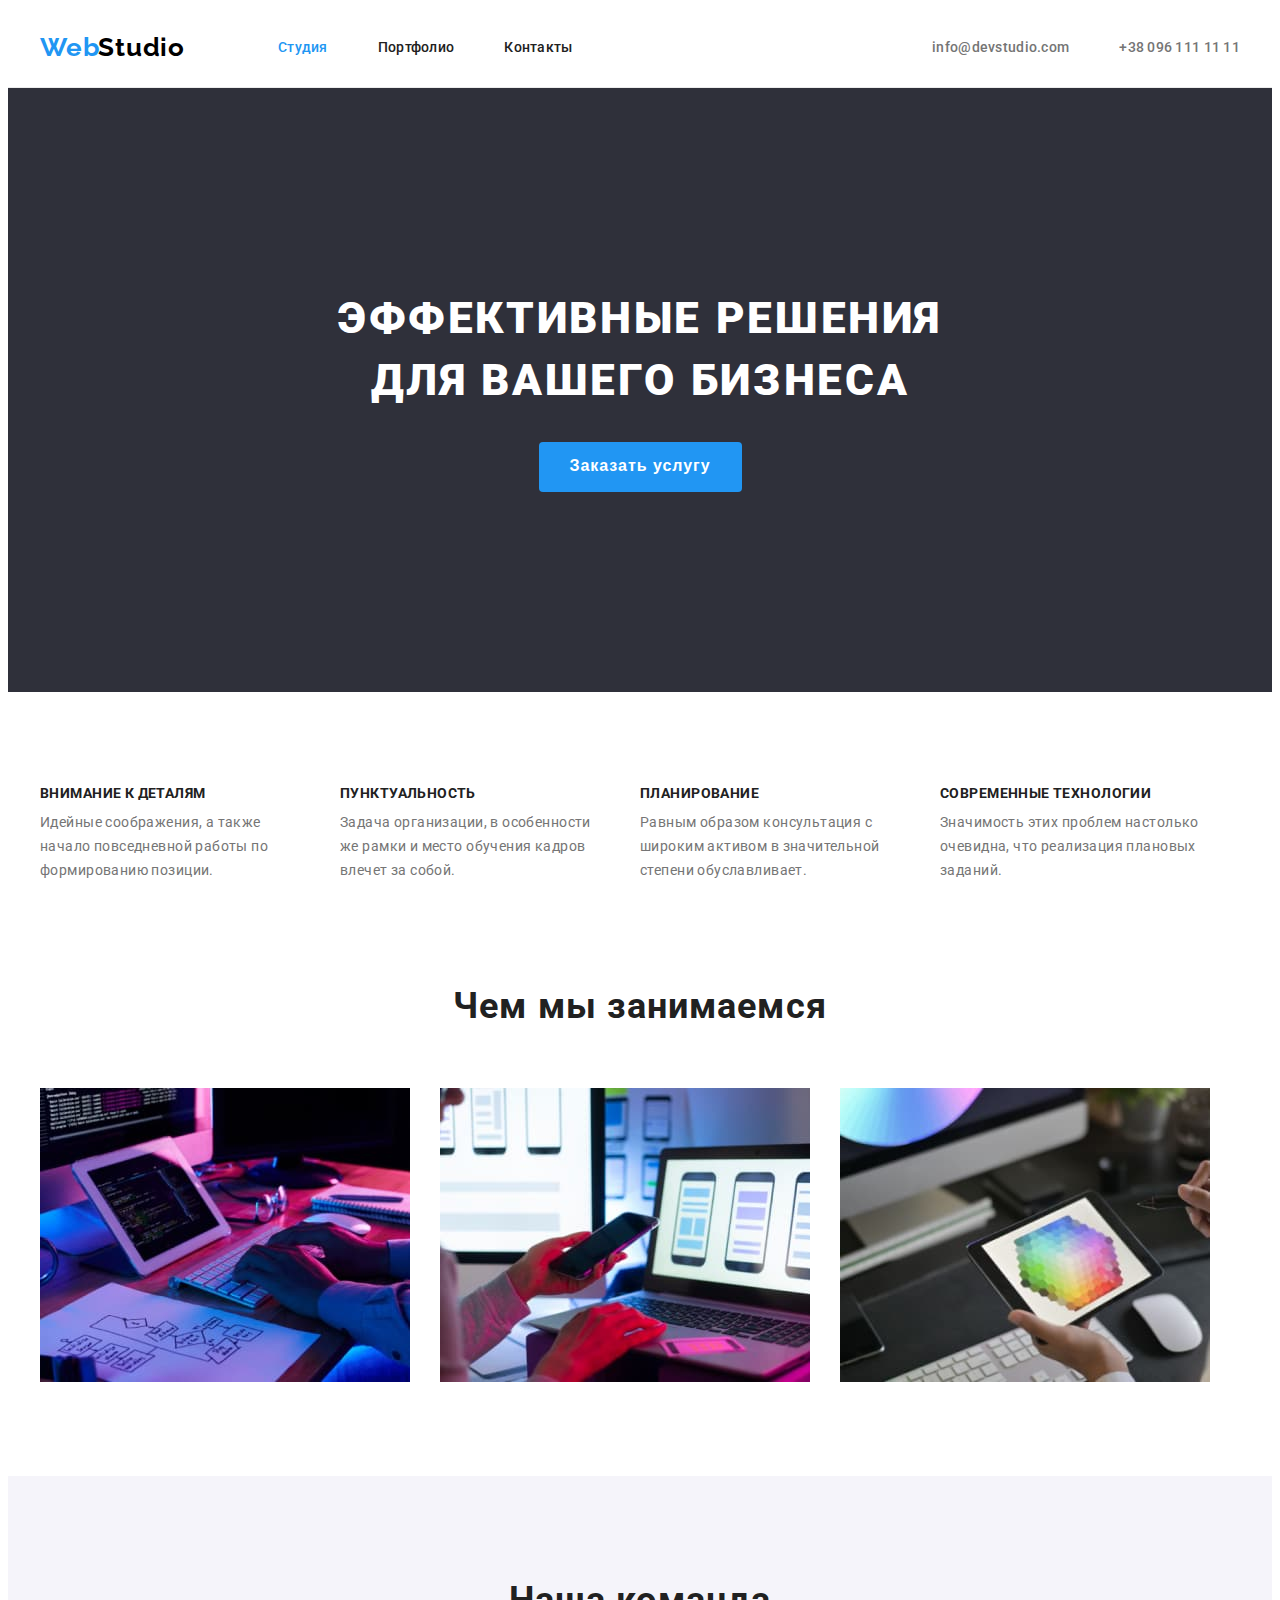
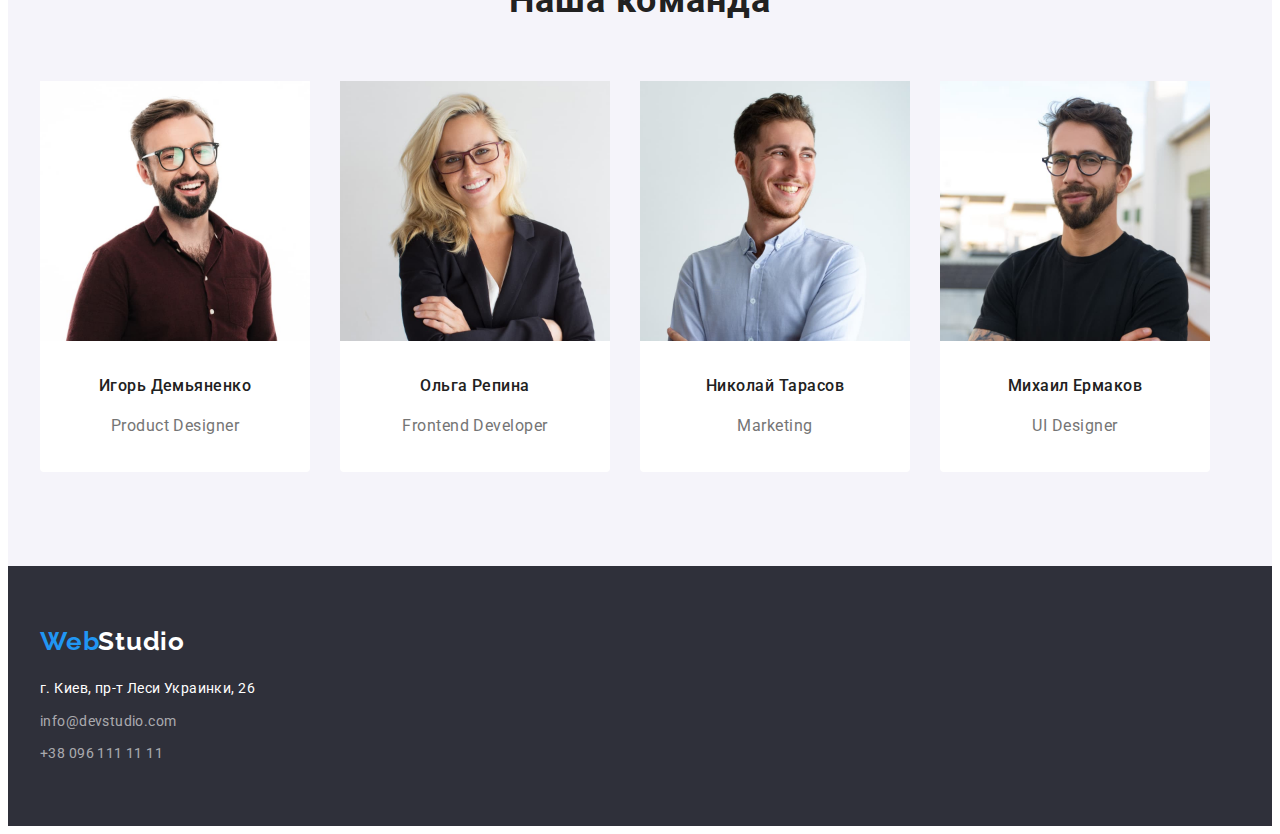
<file: index.html>
<!DOCTYPE html>
<html lang="ru">
	<head>
		<meta charset="UTF-8" />
		<meta http-equiv="X-UA-Compatible" content="IE=edge" />
		<meta name="viewport" content="width=device-width, initial-scale=1.0" />
		<title>Студия</title>
		<link rel="preconnect" href="https://fonts.googleapis.com" />
		<link rel="preconnect" href="https://fonts.gstatic.com" crossorigin />
		<link
			href="https://fonts.googleapis.com/css2?family=Raleway:wght@700&family=Roboto:wght@400;500;700;900&display=swap"
			rel="stylesheet"
		/>
		<link
			rel="stylesheet"
			href="https://cdnjs.cloudflare.com/ajax/libs/modern-normalize/1.1.0/modern-normalize.min.css"
			integrity="sha512-wpPYUAdjBVSE4KJnH1VR1HeZfpl1ub8YT/NKx4PuQ5NmX2tKuGu6U/JRp5y+Y8XG2tV+wKQpNHVUX03MfMFn9Q=="
			crossorigin="anonymous"
			referrerpolicy="no-referrer"
		/>
		<link rel="stylesheet" href="./css/styles.css" />
	</head>
	<body>
		<!-- header section -->
		<header class="header">
			<div class="container header-container">
				<a class="logo link" href="index.html" lang="en">
					Web
					<span class="logo-text">Studio</span>
				</a>
				<nav class="nav">
					<ul class="nav-list list">
						<li><a class="nav-link link current" href="./index.html">Студия</a></li>
						<li><a class="nav-link link" href="./portfolio.html">Портфолио</a></li>
						<li><a class="nav-link link" href="">Контакты</a></li>
					</ul>
				</nav>
				<ul class="contacts-list list">
					<li>
						<a class="link header-contacts" href="mailto:info@devstudio.com">info@devstudio.com</a>
					</li>
					<li>
						<a class="link header-contacts" href="tel:+380961111111">+38 096 111 11 11</a>
					</li>
				</ul>
			</div>
		</header>
		<!-- main section -->
		<main class="maim">
			<!-- hero section -->
			<section class="hero section">
				<div class="hero-container container">
					<h1 class="hero-title">Эффективные решения для вашего бизнеса</h1>
					<button class="hero-btn" type="button">Заказать услугу</button>
				</div>
			</section>
			<!-- abbout section -->
			<section class="abbout section">
				<div class="container">
					<h2 class="visually-hidden">Особености</h2>
					<ul class="list abbout-container">
						<li class="abbout-iteam">
							<h3 class="abbout-title">Внимание к деталям</h3>
							<p class="abbout-text">
								Идейные соображения, а также начало повседневной работы по формированию позиции.
							</p>
						</li>
						<li class="abbout-iteam">
							<h3 class="abbout-title">Пунктуальность</h3>
							<p class="abbout-text">
								Задача организации, в особенности же рамки и место обучения кадров влечет за собой.
							</p>
						</li>
						<li class="abbout-iteam">
							<h3 class="abbout-title">Планирование</h3>
							<p class="abbout-text">
								Равным образом консультация с широким активом в значительной степени обуславливает.
							</p>
						</li>
						<li class="abbout-iteam">
							<h3 class="abbout-title">Современные технологии</h3>
							<p class="abbout-text">Значимость этих проблем настолько очевидна, что реализация плановых заданий.</p>
						</li>
					</ul>
				</div>
			</section>
			<!--work section  -->
			<section class="work section">
				<div class="work-container container">
					<h2 class="work-title title">Чем мы занимаемся</h2>
					<ul class="work-containet list">
						<li>
							<img src="./images/index/work1.jpg" alt="Верстка" width="370" height="294" />
						</li>
						<li>
							<img src="./images/index/work2.jpg" alt="Дизайн" width="370" height="294" />
						</li>
						<li>
							<img src="./images/index/work3.jpg" alt="Внешнее оформление" width="370" height="294" />
						</li>
					</ul>
				</div>
			</section>
			<!-- team section -->
			<section class="team section">
				<div class="team-container container">
					<h2 class="team-title title">Наша команда</h2>
					<ul class="team-list list">
						<li class="team-iteam">
							<img
								class="team-img"
								src="./images/index/face1.jpg"
								alt="На фото Игорь Демьяненко"
								height="260"
								width="270"
							/>
							<div class="name-wrapper">
								<h3 class="name-title">Игорь Демьяненко</h3>
								<p class="name-text" lang="en">Product Designer</p>
							</div>
						</li>
						<li class="team-iteam">
							<img
								class="team-img"
								src="./images/index/face2.jpg"
								alt="На фото Ольга Репина"
								height="260"
								width="270"
							/>
							<div class="name-wrapper">
								<h3 class="name-title">Ольга Репина</h3>
								<p class="name-text" lang="en">Frontend Developer</p>
							</div>
						</li>
						<li class="team-iteam">
							<img
								class="team-img"
								src="./images/index/face3.jpg"
								alt="На фото Николай Тарасов"
								height="260"
								width="270"
							/>
							<div class="name-wrapper">
								<h3 class="name-title">Николай Тарасов</h3>
								<p class="name-text" lang="en">Marketing</p>
							</div>
						</li>
						<li class="team-iteam">
							<img
								class="team-img"
								src="./images/index/face4.jpg"
								alt="На фото Михаил Ермаков"
								height="260"
								width="270"
							/>
							<div class="name-wrapper">
								<h3 class="name-title">Михаил Ермаков</h3>
								<p class="name-text" lang="en">UI Designer</p>
							</div>
						</li>
					</ul>
				</div>
			</section>
		</main>
		<!-- footer section -->
		<footer class="footer">
			<div class="footer-container container">
				<a class="footer-logo logo link" href="index.html" lang="en">
					Web
					<span class="logo-text-footer">Studio</span>
				</a>
				<address class="address">
					<ul class="address-list list">
						<li class="address-link">
							<a
								class="link map-link"
								href="https://goo.gl/maps/qAN8Z4eKV2x6crum7"
								target="_blank"
								rel="noopener noreferrer"
							>
								г. Киев, пр-т Леси Украинки, 26
							</a>
						</li>
						<li class="address-link">
							<a class="link contacts-footer" href="mailto:info@devstudio.com">info@devstudio.com</a>
						</li>
						<li class="address-link">
							<a class="link contacts-footer" href="tel:+380961111111">+38 096 111 11 11</a>
						</li>
					</ul>
				</address>
			</div>
		</footer>
	</body>
</html>
</file>
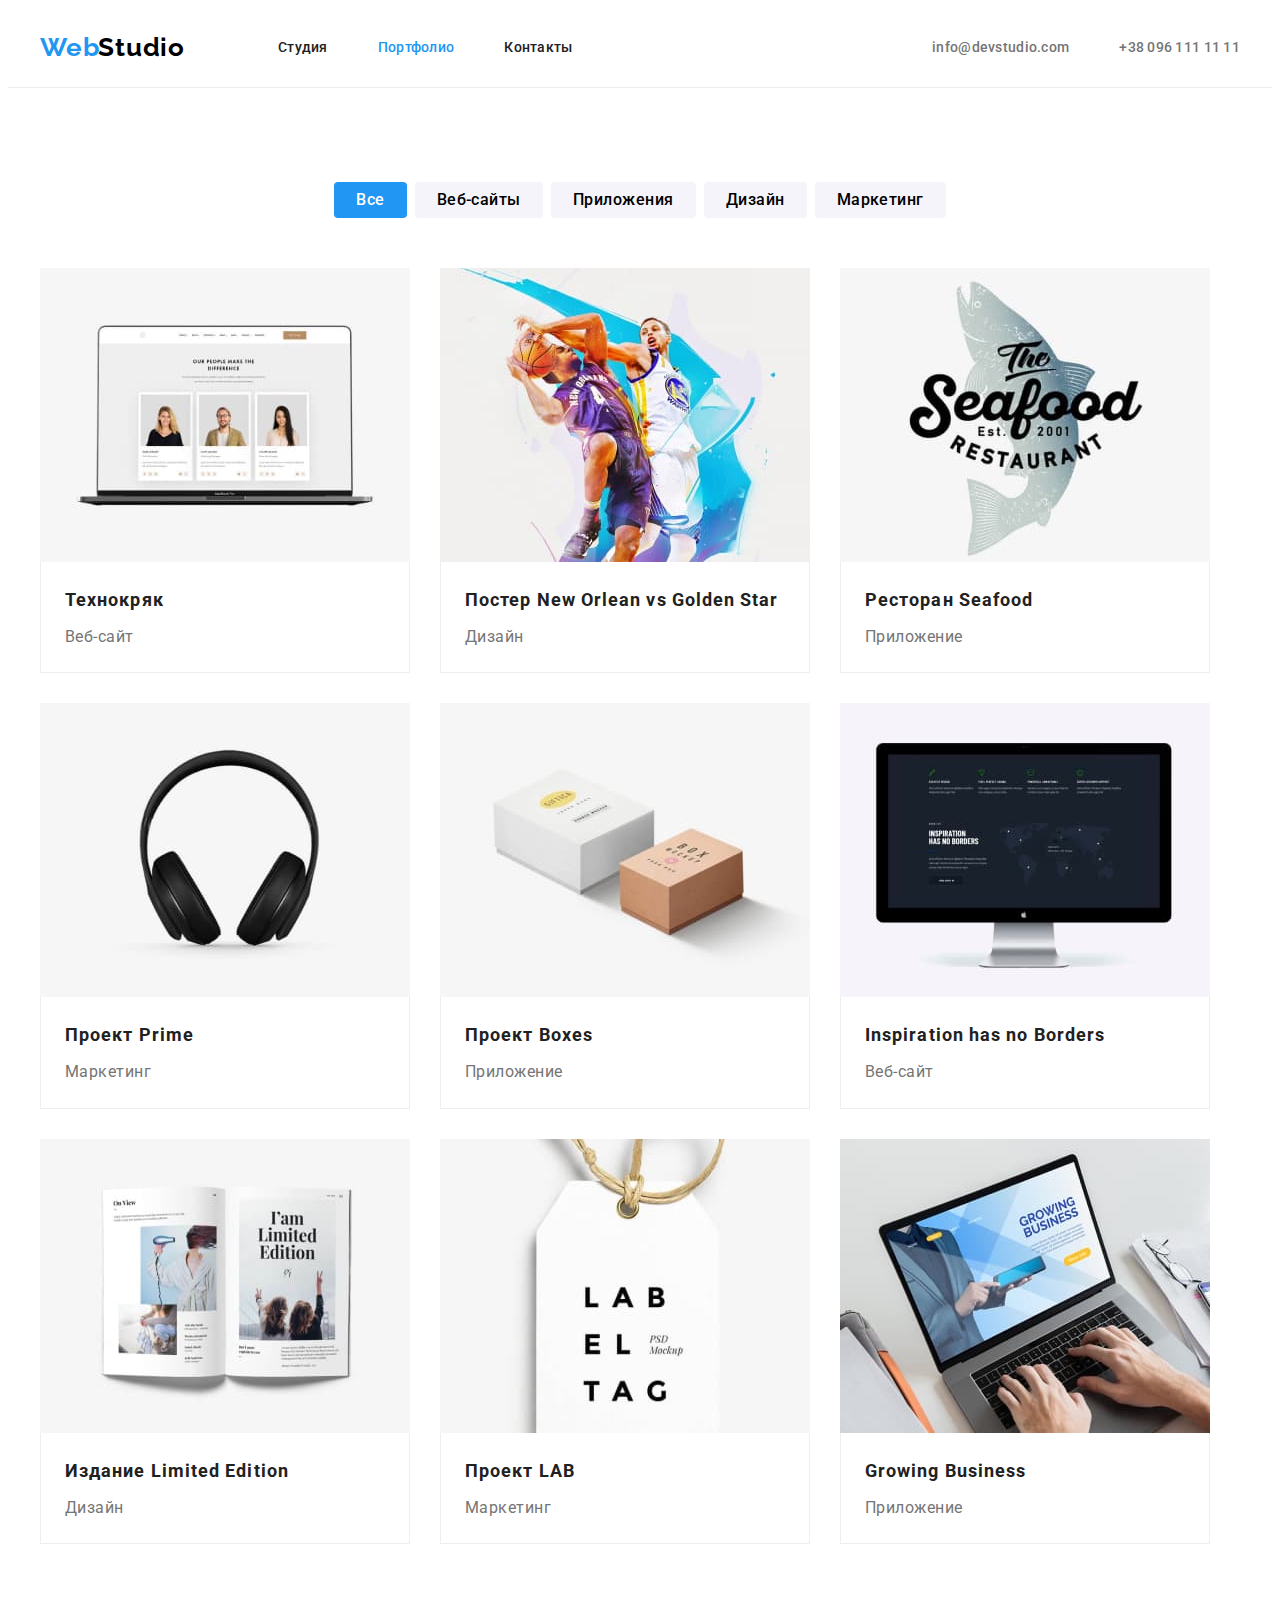
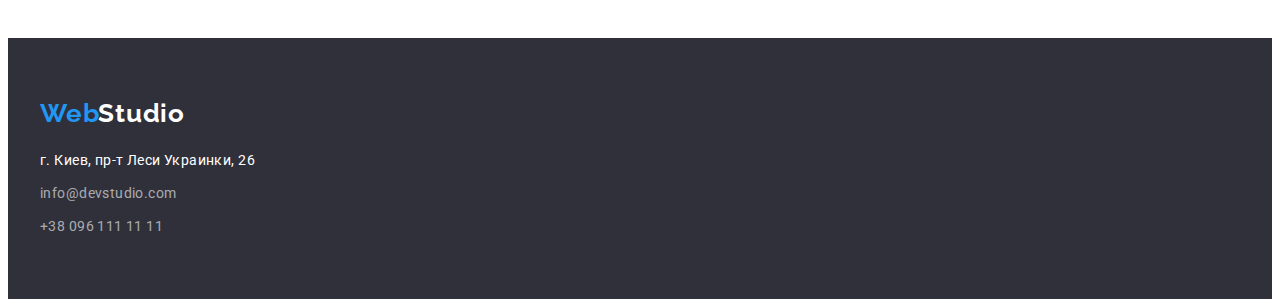
<file: portfolio.html>
<!DOCTYPE html>
<html lang="ru">
	<head>
		<meta charset="UTF-8" />
		<meta http-equiv="X-UA-Compatible" content="IE=edge" />
		<meta name="viewport" content="width=device-width, initial-scale=1.0" />
		<title>Портфолио</title>
		<link rel="preconnect" href="https://fonts.googleapis.com" />
		<link rel="preconnect" href="https://fonts.gstatic.com" crossorigin />
		<link
			href="https://fonts.googleapis.com/css2?family=Raleway:wght@700&family=Roboto:wght@400;500;700;900&display=swap"
			rel="stylesheet"
		/>
		<link
			rel="stylesheet"
			href="https://cdnjs.cloudflare.com/ajax/libs/modern-normalize/1.1.0/modern-normalize.min.css"
			integrity="sha512-wpPYUAdjBVSE4KJnH1VR1HeZfpl1ub8YT/NKx4PuQ5NmX2tKuGu6U/JRp5y+Y8XG2tV+wKQpNHVUX03MfMFn9Q=="
			crossorigin="anonymous"
			referrerpolicy="no-referrer"
		/>
		<link rel="stylesheet" href="./css/styles.css" />
	</head>
	<body>
		<!-- header section -->
		<header class="header">
			<div class="container header-container">
				<a class="logo link" href="index.html" lang="en">
					Web
					<span class="logo-text">Studio</span>
				</a>
				<nav class="nav">
					<ul class="nav-list list">
						<li><a class="nav-link link" href="./index.html">Студия</a></li>
						<li><a class="nav-link link current" href="./portfolio.html">Портфолио</a></li>
						<li><a class="nav-link link" href="">Контакты</a></li>
					</ul>
				</nav>
				<ul class="contacts-list list">
					<li>
						<a class="link header-contacts" href="mailto:info@devstudio.com">info@devstudio.com</a>
					</li>
					<li>
						<a class="link header-contacts" href="tel:+380961111111">+38 096 111 11 11</a>
					</li>
				</ul>
			</div>
			<div class="header-border"></div>
		</header>
		<!-- main section -->
		<main class="maim">
			<section class="section-portfolio section">
				<div class="portfolio-container container">
					<h1 class="portfolio-title visually-hidden">Портфолио</h1>
					<ul class="list filter">
						<li><button type="button" class="filter-btn all-btn current-btn">Все</button></li>
						<li><button type="button" class="filter-btn web-btn">Веб-сайты</button></li>
						<li><button type="button" class="filter-btn app-btn">Приложения</button></li>
						<li><button type="button" class="filter-btn decing-btn">Дизайн</button></li>
						<li><button type="button" class="filter-btn marketing-btn">Маркетинг</button></li>
					</ul>
					<!-- portfolio list -->
					<ul class="portfolio-list list">
						<li>
							<a class="portfolio-link link" href="">
								<img src="./images/portfolio/img1.jpg" alt="Сайт Технокряк" width="370" height="294" />
								<div class="portrolio-wrapper">
									<h2 class="portfolio-title">Технокряк</h2>
									<p class="portfolio-text">Веб-сайт</p>
								</div>
							</a>
						</li>
						<li>
							<a class="portfolio-link link" href="">
								<img src="./images/portfolio/img2.jpg" alt="Дизайн постера" width="370" height="294" />
								<div class="portrolio-wrapper">
									<h2 class="portfolio-title">Постер New Orlean vs Golden Star</h2>
									<p class="portfolio-text">Дизайн</p>
								</div>
							</a>
						</li>
						<li>
							<a class="portfolio-link link" href="">
								<img src="./images/portfolio/img3.jpg" alt="Приложение ресторана" width="370" height="294" />
								<div class="portrolio-wrapper">
									<h2 class="portfolio-title">Ресторан Seafood</h2>
									<p class="portfolio-text">Приложение</p>
								</div>
							</a>
						</li>
						<li>
							<a class="portfolio-link link" href="">
								<img src="./images/portfolio/img4.jpg" alt="Маркетинг проекта" width="370" height="294" />
								<div class="portrolio-wrapper">
									<h2 class="portfolio-title">Проект Prime</h2>
									<p class="portfolio-text">Маркетинг</p>
								</div>
							</a>
						</li>
						<li>
							<a class="portfolio-link link" href="">
								<img src="./images/portfolio/img5.jpg" alt="Дизайн приложения" width="370" height="294" />
								<div class="portrolio-wrapper">
									<h2 class="portfolio-title">Проект Boxes</h2>
									<p class="portfolio-text">Приложение</p>
								</div>
							</a>
						</li>
						<li>
							<a class="portfolio-link link" href="">
								<img src="./images/portfolio/img6.jpg" alt="Сайт Inspiration has no Borders" width="370" height="294" />
								<div class="portrolio-wrapper">
									<h2 class="portfolio-title">Inspiration has no Borders</h2>
									<p class="portfolio-text">Веб-сайт</p>
								</div>
							</a>
						</li>
						<li>
							<a class="portfolio-link link" href="">
								<img src="./images/portfolio/img7.jpg" alt="Дизайн издания" width="370" height="294" />
								<div class="portrolio-wrapper">
									<h2 class="portfolio-title">Издание Limited Edition</h2>
									<p class="portfolio-text">Дизайн</p>
								</div>
							</a>
						</li>
						<li>
							<a class="portfolio-link link" href="">
								<img src="./images/portfolio/img8.jpg" alt="Маркетинг проекта" width="370" height="294" />
								<div class="portrolio-wrapper">
									<h2 class="portfolio-title">Проект LAB</h2>
									<p class="portfolio-text">Маркетинг</p>
								</div>
							</a>
						</li>
						<li>
							<a class="portfolio-link link" href="">
								<img src="./images/portfolio/img9.jpg" alt="Приложение" width="370" height="294" />
								<div class="portrolio-wrapper">
									<h2 class="portfolio-title">Growing Business</h2>
									<p class="portfolio-text">Приложение</p>
								</div>
							</a>
						</li>
					</ul>
				</div>
			</section>
		</main>
		<!-- footer section -->
		<footer class="footer">
			<div class="footer-container container">
				<a class="footer-logo logo link" href="index.html" lang="en">
					Web
					<span class="logo-text-footer">Studio</span>
				</a>
				<address class="address">
					<ul class="address-list list">
						<li class="address-link">
							<a
								class="link map-link"
								href="https://goo.gl/maps/qAN8Z4eKV2x6crum7"
								target="_blank"
								rel="noopener noreferrer"
							>
								г. Киев, пр-т Леси Украинки, 26
							</a>
						</li>
						<li class="address-link">
							<a class="link contacts-footer" href="mailto:info@devstudio.com">info@devstudio.com</a>
						</li>
						<li class="address-link">
							<a class="link contacts-footer" href="tel:+380961111111">+38 096 111 11 11</a>
						</li>
					</ul>
				</address>
			</div>
		</footer>
	</body>
</html>
</file>
<file: css/styles.css>
/*  "Roboto", sans-serif;
	"Raleway", sans-serif; */
:root {
	--black-text-color: #212121;
	--gray-text-color: #757575;
	--blue-text-color: #2196f3;
	--selection-btn-color: #188ce8;
	--white-bgr-text-color: #ffffff;
	--secondary-bgr-color: #f5f4fa;
	--hero-footer-bgr-color: #2f303a;
	--footer-text-color: rgba(255, 255, 255, 0.6);
}
body {
	background-color: var(--white-bgr-text-color);
	font-family: "Roboto", sans-serif;
	color: var(--black-text-color);
}
/* reset */
h1,
h2,
h3,
h4,
h5,
h6,
p,
ul {
	margin: 0;
	padding: 0;
}
img {
	display: block;
}
.list {
	list-style: none;
}
.link {
	text-decoration: none;
	margin: 0;
	padding: 0;
}
.visually-hidden {
	position: absolute;
	width: 1px;
	height: 1px;
	margin: -1px;
	border: 0;
	padding: 0;

	white-space: nowrap;
	clip-path: inset(100%);
	clip: rect(0 0 0 0);
	overflow: hidden;
}
/*  */
/* base styles */
.container {
	width: 1200px;
	padding-left: 15px;
	padding-right: 15px;
	margin-left: auto;
	margin-right: auto;
}
.section {
	padding-top: 94px;
	padding-bottom: 94px;
}
/* h2 title */
.title {
	font-weight: 700;
	font-size: 36px;
	line-height: 1.7;
	text-align: center;
	letter-spacing: 0.03em;
}
/*  */
/* header */
.header {
	border-bottom: 1px solid #ececec;
}
.header-container {
	display: flex;
	align-items: center;
	padding-top: 0;
	padding-bottom: 0;
}
.logo {
	color: var(--blue-text-color);
	font-family: "Raleway", sans-serif;
	font-weight: 700;
	font-size: 26px;
	line-height: 1.2;
	letter-spacing: 0.03em;
	word-spacing: -0.3em;

	margin-right: 93px;
}
.logo-text {
	color: #000000;
}
.nav-link,
.header-contacts {
	display: block;
}
.nav {
	margin-right: auto;
}

.nav-list {
	display: flex;
	gap: 50px;
}
.nav-link {
	color: var(--blue-text-color);
	color: var(--black-text-color);
	font-weight: 500;
	font-size: 14px;
	line-height: 1.1;
	letter-spacing: 0.02em;

	padding-top: 32px;
	padding-bottom: 32px;
}
.contacts-list {
	display: flex;

	gap: 50px;
}
.header-contacts {
	color: var(--gray-text-color);
	font-weight: 500;
	font-size: 14px;
	line-height: 1.1;
	letter-spacing: 0.02em;

	padding-top: 32px;
	padding-bottom: 32px;
}
.current {
	color: var(--blue-text-color);
}
.link:hover,
.link:focus {
	color: var(--blue-text-color);
}
.link:active {
	color: var(--selection-btn-color);
}

/* hero */
.hero {
	background-color: var(--hero-footer-bgr-color);
	padding-top: 200px;
	padding-bottom: 200px;
}
.hero-container {
	padding-top: 0;
	padding-bottom: 0;
}
.hero-title {
	color: var(--white-bgr-text-color);
	font-weight: 900;
	font-size: 44px;
	line-height: 1.4;
	text-align: center;
	letter-spacing: 0.06em;
	text-transform: uppercase;

	width: 696px;
	margin-bottom: 30px;
	margin-left: auto;
	margin-right: auto;
}
.hero-btn {
	display: block;
	background-color: var(--blue-text-color);
	color: var(--white-bgr-text-color);
	border: none;
	cursor: pointer;
	font-weight: 700;
	font-size: 16px;
	line-height: 1.9;
	letter-spacing: 0.06em;
	border-radius: 4px;

	min-width: 200px;
	min-height: 50px;
	margin-left: auto;
	margin-right: auto;
	padding: 9px 31px;
}
.hero-btn:hover,
.hero-btn:focus {
	background-color: var(--selection-btn-color);
}
/* abbout */
.abbout-container {
	display: flex;
	gap: 30px;
}
.abbout-title {
	color: var(--black-text-color);
	font-weight: 700;
	font-size: 14px;
	line-height: 1.1;
	letter-spacing: 0.03em;
	text-transform: uppercase;

	margin-bottom: 10px;
}
.abbout-iteam {
	width: 270px;
}
.abbout-text {
	color: var(--gray-text-color);
	font-size: 14px;
	line-height: 1.7;
	letter-spacing: 0.03em;

	width: 270px;
}

/* work */
.work {
	padding-top: 0;
}

.work-title {
	margin-bottom: 50px;
}
.work-containet {
	display: flex;
	gap: 30px;
}
/* team */
.team {
	background-color: var(--secondary-bgr-color);
}
.team-title {
	margin-bottom: 50px;
}
.team-list {
	display: flex;
	gap: 30px;
}
.name-wrapper {
	padding-top: 30px;
	padding-bottom: 30px;
	padding-left: 5px;
	padding-right: 5px;
}
.team-iteam {
	background: var(--white-bgr-text-color);
	border-radius: 0px 0px 4px 4px;

	width: 270px;
}
.name-title {
	color: var(--black-text-color);
	font-weight: 500;
	font-size: 16px;
	line-height: 1.9;
	text-align: center;
	letter-spacing: 0.03em;

	margin-bottom: 10px;
}
.name-text {
	color: var(--gray-text-color);
	font-size: 16px;
	line-height: 1.9;
	text-align: center;
	letter-spacing: 0.03em;
}
/* footer */
.footer {
	background-color: var(--hero-footer-bgr-color);
	padding-top: 60px;
	padding-bottom: 60px;
}
.footer-container {
	padding-top: 0;
	padding-bottom: 0;
}
.footer-logo {
	display: inline-block;
	margin-right: 0;
	margin-bottom: 20px;
}
.logo-text-footer {
	color: var(--white-bgr-text-color);
}

.address {
	font-style: normal;
}
.address-link {
	margin-bottom: 9px;
}
.address-link:nth-last-child(1) {
	margin-bottom: 0;
}
.map-link {
	color: var(--white-bgr-text-color);
	font-size: 14px;
	line-height: 1.7;
	letter-spacing: 0.03em;
}
.contacts-footer {
	color: var(--footer-text-color);
	font-size: 14px;
	line-height: 1.7;
	letter-spacing: 0.03em;
}
/* portfolio.html */

.filter {
	display: flex;
	justify-content: center;
	gap: 8px;
	margin-bottom: 50px;
}
/* filter button */
.filter-btn {
	cursor: pointer;
	font-family: "Roboto";
	font-weight: 500;
	font-size: 16px;
	line-height: 1.6;
	text-align: center;
	letter-spacing: 0.03em;
	background-color: var(--secondary-bgr-color);

	padding: 5px 22px;
	border-radius: 4px;
	border: none;
}
.filter-btn:hover,
.filter-btn:focus {
	background-color: var(--selection-btn-color);
	color: var(--white-bgr-text-color);
}
.current-btn {
	background-color: var(--blue-text-color);
	color: var(--white-bgr-text-color);
}
/* portfolio list */
.portfolio-list {
	display: flex;
	flex-wrap: wrap;
	gap: 30px;
}
.portrolio-wrapper {
	padding: 20px 24px;
	border: 1px solid #eeeeee;
	border-top: none;
}
.portfolio-title {
	color: var(--black-text-color);
	font-weight: 700;
	font-size: 18px;
	line-height: 2;
	letter-spacing: 0.06em;

	margin-bottom: 4px;
}
.portfolio-text {
	color: var(--gray-text-color);
	font-size: 16px;
	line-height: 1.9;
	letter-spacing: 0.03em;
}
</file>
